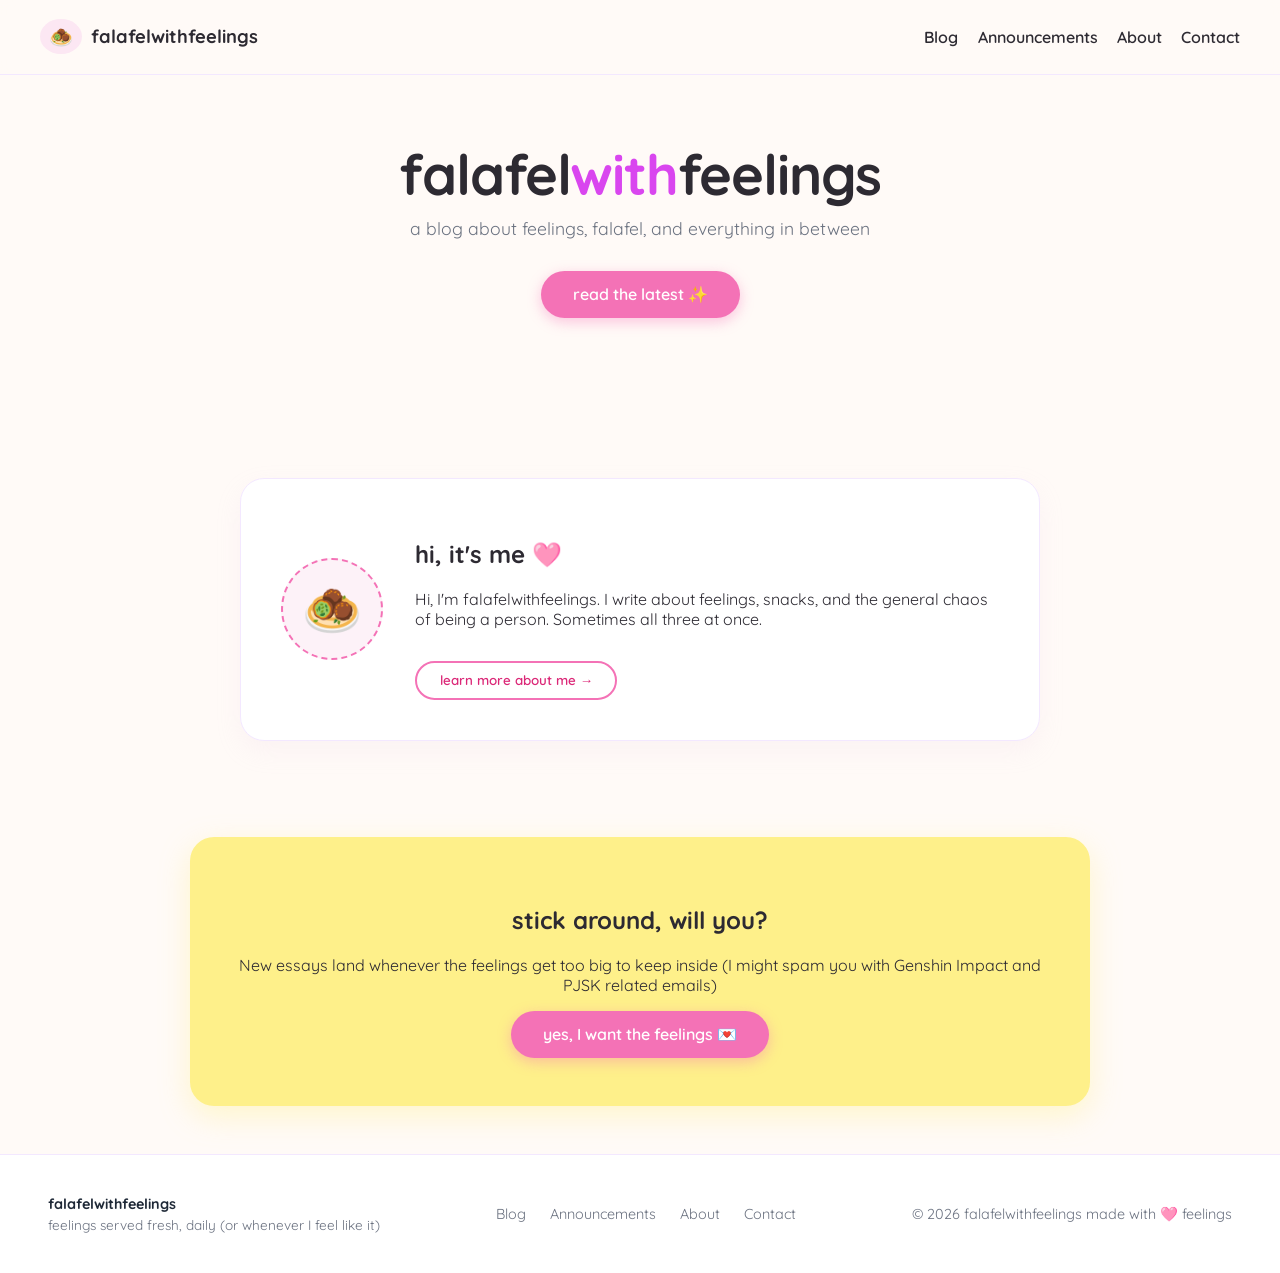
<file: EMU/index.html>
<!DOCTYPE html>
<html lang="en">
<head>
    <meta charset="UTF-8">
    <meta name="viewport" content="width=device-width, initial-scale=1.0">
    <title>falafelwithfeelings</title>
    <!-- Favicon: Standing Emu PNG -->
    <link rel="icon" type="image/png" href="favicon.png">
    <link href="https://fonts.googleapis.com/css2?family=Quicksand:wght@400;500;600;700&display=swap" rel="stylesheet">
    <style>
        * {
            box-sizing: border-box;
        }
        html, body {
            margin: 0;
            padding: 0;
            min-height: 100vh;
            font-family: 'Quicksand', sans-serif;
            background-color: #fffaf7;
            color: #2d2a32;
        }
        body {
            display: flex;
            flex-direction: column;
            position: relative;
        }

        /* Falling Background Animation */
        #falling-bg {
            position: fixed;
            top: 0;
            left: 0;
            width: 100vw;
            height: 100vh;
            pointer-events: none;
            z-index: 1;
            overflow: hidden;
        }
        .bg-shape {
            position: absolute;
            top: -50px;
            animation: fallDown linear infinite;
            user-select: none;
        }
        @keyframes fallDown {
            0% {
                transform: translateY(0px) rotate(0deg);
                opacity: 0;
            }
            20% {
                opacity: 0.7;
            }
            80% {
                opacity: 0.7;
            }
            100% {
                transform: translateY(110vh) rotate(360deg);
                opacity: 0;
            }
        }

        /* Bouncing Emu Characters (NO EMU.png / Emu 67) */
        .bouncing-emu {
            position: fixed;
            object-fit: contain;
            background: transparent;
            border: none;
            box-shadow: none;
            pointer-events: none;
            z-index: 2;
            user-select: none;
        }
        @keyframes emuBounce {
            0% { transform: translateY(0px) rotate(-12deg) scale(0.92); }
            100% { transform: translateY(-45px) rotate(12deg) scale(1.08); }
        }
        @keyframes emuFloatSide {
            0% { margin-left: 0px; }
            100% { margin-left: 60px; }
        }

        /* Layering */
        header, .view, .site-footer, .modal-overlay {
            position: relative;
            z-index: 10;
        }

        /* Views Router */
        .view {
            display: none;
            flex: 1 0 auto;
            animation: fadeIn 0.3s ease-in-out forwards;
        }
        .view.active-view {
            display: block;
        }

        @keyframes fadeIn {
            from { opacity: 0; transform: translateY(10px); }
            to { opacity: 1; transform: translateY(0); }
        }
        @keyframes float {
            0%, 100% { transform: translateY(0px); }
            50% { transform: translateY(-6px); }
        }

        /* Header Navigation */
        .site-header {
            display: flex;
            justify-content: space-between;
            align-items: center;
            padding: 1.2rem 2.5rem;
            background-color: rgba(255, 250, 247, 0.9);
            backdrop-filter: blur(8px);
            position: sticky;
            top: 0;
            z-index: 100;
            border-bottom: 1px solid #f3e8ff;
        }
        .logo {
            display: flex;
            align-items: center;
            gap: 0.6rem;
            font-weight: 700;
            font-size: 1.15rem;
            cursor: pointer;
        }
        .avatar {
            background: #fce7f3;
            padding: 0.35rem 0.55rem;
            border-radius: 50%;
            font-size: 1.2rem;
            animation: float 3s ease-in-out infinite;
        }
        .nav-links {
            display: flex;
            gap: 1.2rem;
            align-items: center;
        }
        .nav-links a {
            text-decoration: none;
            color: #2d2a32;
            font-weight: 600;
            cursor: pointer;
            transition: color 0.2s;
        }
        .nav-links a:hover, .nav-links a.active {
            color: #db2777;
        }
        .admin-badge {
            background: #fdf2f8;
            border: 1px solid #f472b6;
            color: #db2777;
            padding: 0.3rem 0.8rem;
            border-radius: 20px;
            font-size: 0.8rem;
            font-weight: 700;
            display: none;
            cursor: pointer;
            font-family: 'Quicksand', sans-serif;
        }

        /* Hero */
        .hero {
            text-align: center;
            padding: 4rem 1rem 3rem 1rem;
        }
        .main-title {
            font-size: 3.5rem;
            font-weight: 700;
            margin: 0;
            letter-spacing: -1px;
        }
        .highlight { color: #d946ef; }
        .subtitle {
            color: #6b7280;
            font-size: 1.1rem;
            margin-top: 0.5rem;
            margin-bottom: 2rem;
        }
        .cta-btn, .pink-pill-btn {
            background-color: #f472b6;
            color: white;
            border: none;
            padding: 0.85rem 2rem;
            font-size: 1rem;
            font-weight: 600;
            border-radius: 30px;
            cursor: pointer;
            box-shadow: 0 4px 14px rgba(244, 114, 182, 0.4);
            transition: transform 0.2s;
            font-family: 'Quicksand', sans-serif;
        }
        .cta-btn:hover, .pink-pill-btn:hover {
            transform: scale(1.05);
        }

        /* Blog Cards Grid */
        .blog-grid {
            display: flex;
            justify-content: center;
            gap: 2rem;
            padding: 2rem;
            max-width: 1200px;
            margin: 0 auto;
            flex-wrap: wrap;
        }
        .card {
            background: white;
            border: 1px solid #f3e8ff;
            border-radius: 20px;
            padding: 2rem;
            width: 350px;
            box-shadow: 0 10px 25px rgba(230, 200, 230, 0.15);
            display: flex;
            flex-direction: column;
            justify-content: space-between;
            transition: transform 0.2s, box-shadow 0.2s;
            overflow: hidden;
        }
        .card:hover {
            transform: translateY(-4px);
            box-shadow: 0 15px 30px rgba(244, 114, 182, 0.2);
        }
        .card-cover-img {
            width: 100%;
            max-height: 200px;
            object-fit: contain;
            background: #fffaf7;
            border-radius: 12px;
            margin-bottom: 1rem;
        }
        .card-tag-row {
            display: flex;
            justify-content: space-between;
            align-items: center;
            margin-bottom: 0.8rem;
        }
        .card-tag {
            font-size: 0.75rem;
            font-weight: 700;
            padding: 0.25rem 0.65rem;
            border-radius: 6px;
        }
        .card-tag.feelings { background: #fdf2f8; color: #db2777; }
        .card-tag.essays { background: #fef3c7; color: #d97706; }
        .card-tag.life { background: #ecfdf5; color: #059669; }
        
        .card-hashtags {
            display: flex;
            flex-wrap: wrap;
            gap: 0.3rem;
            margin: 0.5rem 0 1rem 0;
        }
        .mini-hashtag {
            font-size: 0.75rem;
            background: #fdf2f8;
            color: #db2777;
            padding: 0.15rem 0.5rem;
            border-radius: 12px;
            font-weight: 600;
        }
        .read-time { font-size: 0.8rem; color: #9ca3af; }
        .card h3 { font-size: 1.25rem; margin: 0 0 0.5rem 0; color: #1f2937; }
        .card-snippet { color: #4b5563; font-size: 0.95rem; line-height: 1.5; }
        .card-footer-row {
            display: flex;
            justify-content: space-between;
            align-items: center;
            margin-top: 1.5rem;
        }
        .read-more {
            text-decoration: none;
            color: #db2777;
            font-weight: 600;
            cursor: pointer;
        }
        .admin-actions { display: flex; gap: 0.4rem; }
        .edit-post-btn, .delete-post-btn {
            border: none;
            padding: 0.3rem 0.6rem;
            border-radius: 10px;
            font-size: 0.8rem;
            font-weight: 700;
            cursor: pointer;
            font-family: 'Quicksand', sans-serif;
        }
        .edit-post-btn { background: #fef3c7; color: #d97706; }
        .delete-post-btn { background: #fee2e2; color: #dc2626; }

        /* --- "Throw into Existence" Scroll Gallery --- */
        .photo-gallery-container {
            display: flex;
            flex-wrap: wrap;
            gap: 1.5rem;
            justify-content: center;
            align-items: center;
            margin: 2rem 0;
        }
        .throw-photo {
            opacity: 0;
            transform: translateY(80px) scale(0.7) rotate(-8deg);
            transition: all 0.8s cubic-bezier(0.175, 0.885, 0.32, 1.275);
            border: 6px solid white;
            box-shadow: 0 15px 30px rgba(0,0,0,0.1);
            border-radius: 16px;
            max-width: 100%;
            height: auto;
            max-height: 500px;
            object-fit: contain;
            display: block;
        }
        .throw-photo.thrown-in {
            opacity: 1;
            transform: translateY(0) scale(1) rotate(0deg);
        }
        .throw-photo:nth-child(2) { transition-delay: 0.15s; }
        .throw-photo:nth-child(3) { transition-delay: 0.3s; }

        /* Reader View */
        .post-reader-container {
            max-width: 750px;
            margin: 3rem auto;
            background: white;
            border: 1px solid #f3e8ff;
            border-radius: 24px;
            padding: 2.5rem;
            box-shadow: 0 10px 25px rgba(230, 200, 230, 0.15);
        }
        .back-to-blog {
            background: transparent;
            border: none;
            color: #db2777;
            font-weight: 700;
            cursor: pointer;
            font-family: 'Quicksand', sans-serif;
            margin-bottom: 1.5rem;
            font-size: 0.95rem;
        }
        .post-reader-title { font-size: 2.2rem; color: #1f2937; margin: 0 0 0.5rem 0; }
        .post-reader-meta { color: #9ca3af; font-size: 0.9rem; margin-bottom: 2rem; }
        .post-reader-content { color: #4b5563; line-height: 1.8; font-size: 1.05rem; white-space: pre-wrap; }

        /* --- ANNOUNCEMENTS PAGE (EMU OTORI WALL WITH BOWS) --- */
        .announcements-container {
            max-width: 850px;
            margin: 0 auto;
            padding: 2rem 1.5rem 4rem 1.5rem;
        }
        .announcements-hero {
            background: rgba(255, 255, 255, 0.95);
            backdrop-filter: blur(10px);
            border: 2px dashed #f472b6;
            border-radius: 24px;
            max-width: 750px;
            margin: 2.5rem auto 1rem auto;
            padding: 2.5rem 1.5rem;
            box-shadow: 0 10px 30px rgba(244, 114, 182, 0.18);
            position: relative;
            text-align: center;
        }
        /* Tiny Pink Bows in the Top Corners */
        .announcements-hero::before,
        .announcements-hero::after {
            content: '🎀';
            position: absolute;
            font-size: 1.4rem;
            top: -14px;
        }
        .announcements-hero::before {
            left: 22px;
        }
        .announcements-hero::after {
            right: 22px;
        }

        .announcement-card {
            background: white;
            border: 2px dashed #f472b6;
            border-radius: 24px;
            padding: 2rem;
            margin-bottom: 2rem;
            box-shadow: 0 10px 25px rgba(244, 114, 182, 0.12);
            position: relative;
            transition: transform 0.2s;
        }
        .announcement-card:hover {
            transform: translateY(-3px);
        }
        .announcement-card.pinned {
            border: 3px solid #f59e0b;
            background: #fffbeb;
            box-shadow: 0 12px 30px rgba(245, 158, 11, 0.2);
        }
        .pin-badge {
            position: absolute;
            top: -15px;
            right: 25px;
            background: #f59e0b;
            color: white;
            font-size: 0.8rem;
            font-weight: 700;
            padding: 0.3rem 0.8rem;
            border-radius: 20px;
            box-shadow: 0 4px 10px rgba(245, 158, 11, 0.3);
        }
        .announcement-date {
            font-size: 0.85rem;
            color: #9ca3af;
            font-weight: 600;
            margin-bottom: 0.5rem;
        }
        .announcement-title {
            font-size: 1.6rem;
            color: #db2777;
            margin: 0 0 1rem 0;
            font-weight: 700;
        }
        .announcement-body {
            font-size: 1.05rem;
            color: #374151;
            line-height: 1.7;
            white-space: pre-wrap;
        }

        /* Bio & Newsletter */
        .bio-section { padding: 3rem 2rem; display: flex; justify-content: center; }
        .bio-card-preview {
            background: #fff;
            border: 1px solid #f3e8ff;
            border-radius: 24px;
            padding: 2.5rem;
            max-width: 800px;
            width: 100%;
            display: flex;
            align-items: center;
            gap: 2rem;
            box-shadow: 0 10px 25px rgba(230, 200, 230, 0.15);
        }
        .bio-avatar {
            font-size: 3rem;
            background: #fdf2f8;
            padding: 1.2rem;
            border-radius: 50%;
            border: 2px dashed #f472b6;
        }
        .secondary-btn {
            background: transparent;
            border: 2px solid #f472b6;
            color: #db2777;
            padding: 0.6rem 1.4rem;
            border-radius: 20px;
            font-weight: 600;
            cursor: pointer;
            margin-top: 1rem;
            font-family: 'Quicksand', sans-serif;
        }

        .newsletter-box {
            background-color: #fef08a;
            margin: 3rem auto;
            max-width: 900px;
            border-radius: 24px;
            padding: 3rem 2rem;
            text-align: center;
            box-shadow: 0 10px 30px rgba(254, 240, 138, 0.4);
        }

        /* About & Contact */
        .about-container { max-width: 800px; margin: 0 auto; padding: 2rem 1.5rem 4rem 1.5rem; }
        .about-section-title { font-size: 2rem; color: #d946ef; text-align: center; margin-top: 3rem; }
        .about-text { color: #4b5563; line-height: 1.8; font-size: 1.05rem; }
        .about-grid { display: grid; grid-template-columns: 1fr 1fr; gap: 1rem; margin: 2rem 0; }
        .about-mini-card { background: #fff; border: 1px solid #f3e8ff; padding: 1.2rem; border-radius: 16px; color: #4b5563; }
        .tags-container { display: flex; flex-wrap: wrap; gap: 0.6rem; justify-content: center; margin: 2rem 0; }
        .tag-pill { background: #fdf2f8; color: #db2777; padding: 0.45rem 1.1rem; border-radius: 20px; font-weight: 600; font-size: 0.9rem; }

        .contact-container { max-width: 700px; margin: 0 auto; padding: 3rem 1.5rem; text-align: center; }
        .contact-box { background: #fff; border: 1px solid #f3e8ff; border-radius: 24px; padding: 2.5rem; margin: 2rem 0; text-align: left; }
        .warning-badge { background: #fef3c7; color: #d97706; font-size: 0.75rem; font-weight: 700; padding: 0.2rem 0.6rem; border-radius: 6px; }
        .email-pill-btn { display: inline-block; background-color: #f472b6; color: white; padding: 0.8rem 2rem; font-weight: 700; border-radius: 30px; text-decoration: none; margin: 1rem 0; }

        /* Footer */
        .site-footer {
            border-top: 1px solid #f3e8ff;
            padding: 2.5rem 3rem;
            display: flex;
            justify-content: space-between;
            align-items: center;
            background: #fff;
            color: #6b7280;
            font-size: 0.9rem;
            flex-wrap: wrap;
            gap: 1.5rem;
            margin-top: auto;
            flex-shrink: 0;
        }
        .footer-brand { font-weight: 700; color: #1f2937; cursor: pointer; }
        .footer-nav { display: flex; gap: 1.5rem; }
        .footer-nav a { text-decoration: none; color: #6b7280; cursor: pointer; }

        /* Modal */
        .modal-overlay {
            display: none;
            position: fixed;
            top: 0; left: 0; width: 100%; height: 100%;
            background: rgba(0,0,0,0.4);
            backdrop-filter: blur(4px);
            justify-content: center;
            align-items: center;
            z-index: 1000;
        }
        .modal {
            background: white;
            padding: 2.5rem;
            border-radius: 20px;
            width: 90%;
            max-width: 520px;
            box-shadow: 0 20px 40px rgba(0,0,0,0.15);
            max-height: 90vh;
            overflow-y: auto;
        }
        .modal h2 { margin-top: 0; color: #db2777; }
        .modal label { font-weight: 600; font-size: 0.9rem; color: #4b5563; }
        .modal input, .modal textarea, .modal select {
            width: 100%;
            padding: 0.8rem;
            margin: 0.4rem 0 1rem 0;
            border: 1px solid #e5e7eb;
            border-radius: 10px;
            font-family: 'Quicksand', sans-serif;
            background: #fffaf7;
        }
        .modal textarea { height: 100px; resize: vertical; }
        .modal-buttons { display: flex; justify-content: flex-end; gap: 1rem; }
        .modal-btn { padding: 0.6rem 1.3rem; border-radius: 20px; border: none; font-weight: 600; cursor: pointer; font-family: 'Quicksand', sans-serif; }
        .modal-btn.cancel { background: #f3f4f6; color: #4b5563; }
        .modal-btn.save { background: #db2777; color: white; }

        /* Photo Upload Item row in Admin */
        .photo-slot-item {
            background: #fff0f6;
            border: 1px dashed #f472b6;
            padding: 0.8rem;
            border-radius: 12px;
            margin-bottom: 0.8rem;
            display: flex;
            align-items: center;
            justify-content: space-between;
            gap: 0.5rem;
        }
        .photo-slot-preview {
            width: 50px;
            height: 50px;
            border-radius: 8px;
            object-fit: contain;
            background: white;
        }
        .remove-single-photo-btn {
            background: #fee2e2;
            color: #dc2626;
            border: none;
            padding: 0.3rem 0.7rem;
            border-radius: 8px;
            font-size: 0.8rem;
            font-weight: 700;
            cursor: pointer;
            font-family: 'Quicksand', sans-serif;
        }

        @media(max-width: 768px) {
            .about-grid { grid-template-columns: 1fr; }
            .site-header { padding: 1rem 1.5rem; }
            .main-title { font-size: 2.5rem; }
        }
    </style>
</head>
<body>

    <!-- Falling Stars Layer -->
    <div id="falling-bg"></div>

    <!-- Bouncing Emu Characters Layer -->
    <div id="emu-layer"></div>

    <!-- Header Navigation -->
    <header class="site-header">
        <div class="logo" onclick="switchView('home')">
            <span class="avatar">🧆</span>
            <span class="logo-text">falafelwithfeelings</span>
        </div>
        <nav class="nav-links">
            <button id="admin-indicator" class="admin-badge" onclick="openNewPostModal()">+ New Entry ✨</button>
            <a id="nav-blog" onclick="switchView('blog')">Blog</a>
            <a id="nav-announcements" onclick="switchView('announcements')">Announcements</a>
            <a id="nav-about" onclick="switchView('about')">About</a>
            <a id="nav-contact" onclick="switchView('contact')">Contact</a>
        </nav>
    </header>

    <!-- VIEW: HOME -->
    <main id="view-home" class="view active-view">
        <section class="hero">
            <h1 class="main-title">falafel<span class="highlight">with</span>feelings</h1>
            <p class="subtitle">a blog about feelings, falafel, and everything in between</p>
            <button class="cta-btn" onclick="switchView('blog')">read the latest ✨</button>
        </section>

        <section class="blog-grid" id="home-posts-grid">
            <!-- Dynamically populated top posts -->
        </section>

        <section class="bio-section">
            <div class="bio-card-preview">
                <div class="bio-avatar">🧆</div>
                <div class="bio-text">
                    <h2>hi, it's me 🩷</h2>
                    <p>Hi, I'm falafelwithfeelings. I write about feelings, snacks, and the general chaos of being a person. Sometimes all three at once.</p>
                    <button class="secondary-btn" onclick="switchView('about')">learn more about me →</button>
                </div>
            </div>
        </section>

        <section class="newsletter-box">
            <h2>stick around, will you?</h2>
            <p>New essays land whenever the feelings get too big to keep inside (I might spam you with Genshin Impact and PJSK related emails)</p>
            <button class="pink-pill-btn" onclick="switchView('contact')">yes, I want the feelings 💌</button>
        </section>
    </main>

    <!-- VIEW: BLOG -->
    <main id="view-blog" class="view">
        <div class="hero" style="padding-bottom: 1rem;">
            <h1 style="font-size: 3rem; color: #d946ef; margin: 0;">the blog</h1>
            <p class="subtitle">the things i write abt when im too lazy to study something. grab a snack.</p>
        </div>
        <div id="dynamic-blog-container">
            <!-- Dynamically populated blog list -->
        </div>
    </main>

    <!-- VIEW: ANNOUNCEMENTS (EMU OTORI WALL) -->
    <main id="view-announcements" class="view">
        <div class="announcements-hero">
            <h1 style="font-size: 3.2rem; color: #ec4899; margin: 0;">WONDERHOI!! ⭐</h1>
            <p class="subtitle" style="font-weight: 600; margin-bottom: 0;">the official Emu Otori wall for all my notes ˚ʚ♡ɞ˚</p>
        </div>
        <div class="announcements-container" id="announcements-wall-container">
            <!-- Dynamically populated announcements -->
        </div>
    </main>

    <!-- VIEW: POST READER -->
    <main id="view-post-reader" class="view">
        <div class="post-reader-container">
            <button class="back-to-blog" onclick="switchView('blog')">← back to all posts</button>
            <div id="reader-tag-row"></div>
            <div id="reader-hashtags" class="card-hashtags"></div>
            <h1 id="reader-title" class="post-reader-title"></h1>
            <div class="post-reader-meta">
                <span id="reader-time"></span>
            </div>
            
            <div id="reader-content-wrapper" class="post-reader-content"></div>
        </div>
    </main>

    <!-- VIEW: ABOUT -->
    <main id="view-about" class="view">
        <div class="hero" style="padding-bottom: 0;">
            <div style="font-size: 3rem; margin-bottom: -1rem;">🧆</div>
            <h1 style="font-size: 3rem;">hi, im just<br>a person on the internet</h1>
            <p class="subtitle" style="max-width: 600px; margin: 1rem auto;">an IGCSE student, chronically burnt out, and absolutely unhinged about gacha games. welcome to my corner of the internet.</p>
        </div>

        <div class="about-container">
            <h2 class="about-section-title">the story behind the name</h2>
            <p class="about-text">Falafel is my comfort food. It's crispy on the outside, soft on the inside, and somehow holds everything together even when it looks like it might fall apart. Honestly? Same.</p>
            <p class="about-text">I'm an IGCSE student currently in the middle of what I can only describe as a slow-motion burnout. School is a lot. Nobody around me really gets the things I care about — the games, the lore, the 3am character analysis spirals. So I did what any reasonable person would do: I started talking to strangers on the internet instead.</p>
            <p class="about-text">This blog is my outlet. A place to put the feelings that don't fit anywhere else — too weird for school, too much for a group chat, just right for here.</p>

            <h2 class="about-section-title">a little about me</h2>
            <div class="about-grid">
                <div class="about-mini-card">📖 IGCSE student, perpetually one assignment away from a breakdown</div>
                <div class="about-mini-card">🎮 Honkai Star Rail, Genshin Impact, and Project Sekai are my personality</div>
                <div class="about-mini-card">🌙 Most productive between midnight and 3am (not by choice)</div>
                <div class="about-mini-card">🇪🇬 Egyptian — yes, we invented civilisation, and no, I will not be taking questions at this time</div>
                <div class="about-mini-card">🧆 Yes, I do actually love falafel. It's basically a birthright.</div>
                <div class="about-mini-card">💬 No one at school gets it, so I'm here talking to strangers instead — hi!</div>
            </div>

            <div class="tags-container">
                <span class="tag-pill">#feelings</span>
                <span class="tag-pill">#burnout</span>
                <span class="tag-pill">#gacha games</span>
                <span class="tag-pill">#honkai star rail</span>
                <span class="tag-pill">#genshin impact</span>
                <span class="tag-pill">#project_sekai</span>
                <span class="tag-pill">#being perceived</span>
            </div>

            <div style="text-align: center; margin-top: 3rem;">
                <button class="cta-btn" onclick="switchView('blog')">read the blog ✨</button>
            </div>
        </div>
    </main>

    <!-- VIEW: CONTACT -->
    <main id="view-contact" class="view">
        <div class="contact-container">
            <h1 style="font-size: 3.2rem; color: #d946ef; margin-bottom: 0.5rem;">say something</h1>
            <p style="color: #6b7280; font-size: 1.1rem;">I'm a person on the internet. you're a person on the internet. let's be weird together.</p>

            <div class="contact-box">
                <div class="warning-badge">⚠️ IMPORTANT ANNOUNCEMENT</div>
                <h3>okay FINE, here's my email</h3>
                <p>if you have blog ideas, unsolicited opinions, Varka leaks, or — and I cannot stress this enough — funny Hatsune Miku memes, please send them here. I will read every single one and react accordingly (probably with my whole chest).</p>
                
                <div style="text-align: center; margin: 1.5rem 0;">
                    <a href="mailto:falafelwithfeelings@gmail.com" class="email-pill-btn">falafelwithfeelings@gmail.com</a>
                </div>

                <p style="color: #9ca3af; font-size: 0.9rem; font-style: italic; text-align: center;">do NOT send me your IGCSE past papers. I am begging you.</p>
            </div>

            <div style="font-weight: 700; font-size: 1.3rem; margin-top: 3rem;">that's it. that's the page.</div>
            <div style="color: #6b7280; font-size: 0.95rem; margin-top: 0.5rem;">no fancy form, no newsletter signup. I have archon quests to get to. you're welcome.</div>
        </div>
    </main>

    <!-- Admin Modal -->
    <div id="admin-modal" class="modal-overlay">
        <div class="modal">
            <h2 id="modal-heading">✨ Secret Blogger Mode</h2>
            <p style="color: #6b7280; font-size: 0.9rem;" id="modal-sub">Drop or update a post/announcement in your feed.</p>
            
            <input type="hidden" id="edit-index" value="">

            <label>Entry Type</label>
            <select id="new-entry-type" onchange="toggleModalTypeFields()">
                <option value="blog">Blog Post</option>
                <option value="announcement">Emu Announcement Wall ⭐</option>
            </select>

            <label>Title</label>
            <input type="text" id="new-title" placeholder="e.g., Pulling for Aventurine Ruined My GPA / WONDERHOI NEWS!">
            
            <div id="blog-only-fields">
                <label>Category Tag</label>
                <select id="new-tag">
                    <option value="feelings">FEELINGS</option>
                    <option value="essays">ESSAYS</option>
                    <option value="life">LIFE</option>
                </select>

                <label>Card Preview Cover Thumbnail</label>
                <select id="new-show-cover">
                    <option value="true">Show Photo on Card Preview (Main Feed)</option>
                    <option value="false">Hide Photo on Card Preview (Main Feed)</option>
                </select>

                <label>Hashtags (comma separated)</label>
                <input type="text" id="new-hashtags" placeholder="#feelings, #burnout, #genshin impact">

                <label>Read Time</label>
                <input type="text" id="new-time" placeholder="e.g., 5 min read" value="4 min read">

                <label>Snippet (Card Preview Text)</label>
                <input type="text" id="new-snippet" placeholder="Short preview text for the card...">
            </div>

            <!-- Shared Photo Upload for Blog & Announcements -->
            <label>Upload Photos from Gallery (Up to 3 Photos)</label>
            <input type="file" id="new-image-files" accept="image/*" multiple>

            <div id="modal-photo-list"></div>

            <label>Photo Position Inside Entry</label>
            <select id="new-image-pos">
                <option value="bottom">Bottom (End of Showcase ✨)</option>
                <option value="top">Top (Header Photo)</option>
                <option value="middle">Middle (After Paragraph 1)</option>
            </select>

            <div id="announcement-only-fields" style="display: none; margin-top: 1rem;">
                <label>Pin Announcement to Top?</label>
                <select id="new-pinned">
                    <option value="false">Normal Announcement</option>
                    <option value="true">📌 PIN TO TOP ⭐</option>
                </select>
            </div>

            <label style="margin-top: 1rem; display: block;">Full Content / Announcement Text</label>
            <textarea id="new-content" placeholder="Write your full essay or announcement here..."></textarea>

            <div class="modal-buttons">
                <button class="modal-btn cancel" onclick="closeAdminModal()">Cancel</button>
                <button class="modal-btn save" id="save-post-btn" onclick="savePostData()">Save Entry 🚀</button>
            </div>
        </div>
    </div>

    <!-- Footer -->
    <footer class="site-footer">
        <div>
            <span class="footer-brand" onclick="switchView('home')">falafelwithfeelings</span>
            <div style="font-size: 0.85rem; margin-top: 0.2rem;">feelings served fresh, daily (or whenever I feel like it)</div>
        </div>
        <div class="footer-nav">
            <a onclick="switchView('blog')">Blog</a>
            <a onclick="switchView('announcements')">Announcements</a>
            <a onclick="switchView('about')">About</a>
            <a onclick="switchView('contact')">Contact</a>
        </div>
        <div class="footer-bottom">
            <span id="secret-trigger" style="cursor: pointer;" title="Secret Admin Trigger">© 2026 falafelwithfeelings</span>
            <span>made with 🩷 feelings</span>
        </div>
    </footer>

    <script>
        // JSONBin Cloud Credentials
        const BIN_ID = '6aca4a7dac6210605a2587db';
        const MASTER_KEY = '$2a$10$tUtC145wtJkw4J/RW4mge.LTtMiAepsZbfyM2uih3s0C6.twKKz.a';

        let currentPostPhotos = [];

        // Generate 15 Multi-Speed, Multi-Shape Bouncing Emus (Only active on Announcements Page)
        function initBouncingEmus() {
            const emuContainer = document.getElementById('emu-layer');
            if (!emuContainer) return;
            emuContainer.innerHTML = '';

            for (let i = 0; i < 15; i++) {
                const img = document.createElement('img');
                img.className = 'bouncing-emu';
                img.src = "NO EMU.png"; 
                img.onerror = () => {
                    img.style.display = 'none';
                };

                // Different shapes and sizes (50px to 95px)
                const size = Math.floor(Math.random() * 45) + 50;
                img.style.width = size + 'px';
                img.style.height = size + 'px';

                // Random border radius shapes for variety
                const shapes = ['50%', '20px', '35% 65% 50% 50% / 50% 50% 50% 50%', '30px 10px 30px 10px'];
                img.style.borderRadius = shapes[Math.floor(Math.random() * shapes.length)];

                // Different speeds (random bounce & float durations)
                const bounceSpeed = (Math.random() * 3 + 2).toFixed(2); // 2s to 5s
                const floatSpeed = (Math.random() * 6 + 4).toFixed(2);  // 4s to 10s
                img.style.animation = `emuBounce ${bounceSpeed}s ease-in-out infinite alternate, emuFloatSide ${floatSpeed}s ease-in-out infinite alternate`;

                img.style.left = (Math.random() * 88 + 2) + 'vw';
                img.style.top = (Math.random() * 80 + 10) + 'vh';
                img.style.animationDelay = (Math.random() * 3) + 's';

                emuContainer.appendChild(img);
            }
        }

        // Aspect-Ratio Preserving Compression Helper
        function compressImage(file, maxDimension = 1000, quality = 0.8) {
            return new Promise((resolve) => {
                const reader = new FileReader();
                reader.readAsDataURL(file);
                reader.onload = (event) => {
                    const img = new Image();
                    img.src = event.target.result;
                    img.onload = () => {
                        const canvas = document.createElement('canvas');
                        let width = img.width;
                        let height = img.height;

                        if (width > maxDimension || height > maxDimension) {
                            if (width > height) {
                                height = Math.round((height * maxDimension) / width);
                                width = maxDimension;
                            } else {
                                width = Math.round((width * maxDimension) / height);
                                height = maxDimension;
                            }
                        }

                        canvas.width = width;
                        canvas.height = height;

                        const ctx = canvas.getContext('2d');
                        ctx.drawImage(img, 0, 0, width, height);
                        resolve(canvas.toDataURL('image/jpeg', quality));
                    };
                };
            });
        }

        // Scroll "Throw into Existence" Observer
        const throwObserver = new IntersectionObserver((entries) => {
            entries.forEach(entry => {
                if (entry.isIntersecting) {
                    entry.target.classList.add('thrown-in');
                }
            });
        }, { threshold: 0.15 });

        function observePhotos() {
            document.querySelectorAll('.throw-photo').forEach(img => {
                throwObserver.observe(img);
            });
        }

        // Falling Shapes Setup
        function initFallingBackground() {
            const bgContainer = document.getElementById('falling-bg');
            if(!bgContainer) return;
            bgContainer.innerHTML = '';
            
            const shapes = ['★', '✦', '✧', '●', '•'];
            const pastelColors = ['#f472b6', '#c084fc', '#fef08a', '#6ee7b7', '#93c5fd', '#fbcfe8'];

            for (let i = 0; i < 30; i++) {
                const span = document.createElement('span');
                span.className = 'bg-shape';
                span.innerText = shapes[Math.floor(Math.random() * shapes.length)];
                
                const size = Math.floor(Math.random() * 22) + 16; 
                span.style.fontSize = size + 'px';
                span.style.color = pastelColors[Math.floor(Math.random() * pastelColors.length)];
                span.style.left = Math.random() * 95 + 'vw';
                
                const duration = Math.random() * 8 + 6;
                const delay = Math.random() * 8;
                span.style.animation = `fallDown ${duration}s linear infinite`;
                span.style.animationDelay = `${delay}s`;
                
                bgContainer.appendChild(span);
            }
        }

        function switchView(viewName) {
            document.querySelectorAll('.view').forEach(v => v.classList.remove('active-view'));
            document.querySelectorAll('.nav-links a').forEach(a => a.classList.remove('active'));
            
            const targetView = document.getElementById('view-' + viewName);
            if(targetView) {
                targetView.classList.add('active-view');
            }
            const navEl = document.getElementById('nav-' + viewName);
            if(navEl) {
                navEl.classList.add('active');
            }
            
            window.scrollTo({ top: 0, behavior: 'smooth' });

            // Trigger emus ONLY on announcements page, clear them elsewhere
            const emuContainer = document.getElementById('emu-layer');
            if (viewName === 'announcements') {
                initBouncingEmus();
            } else if (emuContainer) {
                emuContainer.innerHTML = '';
            }

            renderAllPosts();
        }

        async function getPosts() {
            try {
                const res = await fetch(`https://api.jsonbin.io/v3/b/${BIN_ID}/latest`, {
                    headers: {
                        'X-Master-Key': MASTER_KEY
                    }
                });
                const data = await res.json();
                return data.record || [];
            } catch (err) {
                console.error("Error loading posts from cloud:", err);
                return [];
            }
        }

        async function renderAllPosts() {
            const items = await getPosts();
            
            const blogPosts = items.filter(p => p.type !== 'announcement');
            const announcements = items.filter(p => p.type === 'announcement');

            const homeGrid = document.getElementById('home-posts-grid');
            if (homeGrid) {
                let homeHtml = '';
                blogPosts.slice(0, 3).forEach((p) => {
                    const originalIndex = items.indexOf(p);
                    homeHtml += createCardHtml(p, originalIndex);
                });
                homeGrid.innerHTML = homeHtml;
            }

            const blogContainer = document.getElementById('dynamic-blog-container');
            if (blogContainer) {
                if (blogPosts.length === 0) {
                    blogContainer.innerHTML = `
                        <div style="text-align:center; padding:4rem 1rem;">
                            <div style="font-size:3rem; margin-bottom:0.5rem;">🧆</div>
                            <p style="color:#6b7280; font-weight:600;">no posts yet — check back soon!</p>
                        </div>
                    `;
                } else {
                    let blogHtml = '<div class="blog-grid">';
                    blogPosts.forEach((p) => {
                        const originalIndex = items.indexOf(p);
                        blogHtml += createCardHtml(p, originalIndex);
                    });
                    blogHtml += '</div>';
                    blogContainer.innerHTML = blogHtml;
                }
            }

            const annContainer = document.getElementById('announcements-wall-container');
            if (annContainer) {
                if (announcements.length === 0) {
                    annContainer.innerHTML = `
                        <div style="text-align:center; padding:4rem 1rem; background:white; border-radius:24px; border:2px dashed #f472b6;">
                            <div style="font-size:3.5rem; margin-bottom:0.5rem;">⭐</div>
                            <h3 style="color:#ec4899; margin:0;">WONDERHOI! No announcements yet!</h3>
                            <p style="color:#6b7280; font-weight:600; margin-top:0.5rem;">no new announcements from me yet! better go conduct a welfare check soon!!!</p>
                        </div>
                    `;
                } else {
                    const sortedAnn = [...announcements].sort((a, b) => (b.pinned === true ? 1 : 0) - (a.pinned === true ? 1 : 0));
                    let annHtml = '';
                    sortedAnn.forEach((ann) => {
                        const originalIndex = items.indexOf(ann);
                        annHtml += createAnnouncementCardHtml(ann, originalIndex);
                    });
                    annContainer.innerHTML = annHtml;
                    setTimeout(observePhotos, 100);
                }
            }

            checkAdminStateUI();
        }

        function createCardHtml(p, originalIndex) {
            const isAdmin = sessionStorage.getItem('falafel_admin') === 'true';
            
            let tagsHtml = '';
            if (p.hashtags && Array.isArray(p.hashtags) && p.hashtags.length > 0) {
                tagsHtml = '<div class="card-hashtags">';
                p.hashtags.forEach(tag => {
                    const cleanTag = tag.trim().startsWith('#') ? tag.trim() : '#' + tag.trim();
                    tagsHtml += `<span class="mini-hashtag">${cleanTag}</span>`;
                });
                tagsHtml += '</div>';
            }

            const photosArr = p.images || (p.imageUrl ? [p.imageUrl] : []);
            const showCover = p.showCover !== false;
            const coverImgUrl = (showCover && photosArr.length > 0) ? photosArr[0] : null;
            const coverImgHtml = coverImgUrl ? `<img src="${coverImgUrl}" class="card-cover-img" alt="Cover">` : '';

            return `
                <div class="card">
                    <div>
                        ${coverImgHtml}
                        <div class="card-tag-row">
                            <span class="card-tag ${p.tag || 'feelings'}">${p.tagText || (p.tag ? p.tag.toUpperCase() : 'FEELINGS')}</span>
                            <span class="read-time">${p.time || '4 min read'}</span>
                        </div>
                        <h3>${p.title}</h3>
                        ${tagsHtml}
                        <p class="card-snippet">${p.snippet}</p>
                    </div>
                    <div class="card-footer-row">
                        <a onclick="openPostReader(${originalIndex})" class="read-more">read more →</a>
                        <div class="admin-actions" style="display: ${isAdmin ? 'flex' : 'none'};">
                            <button class="edit-post-btn" onclick="openEditModal(${originalIndex})">Edit ✏️</button>
                            <button class="delete-post-btn" onclick="deletePost(${originalIndex})">Delete 🗑️</button>
                        </div>
                    </div>
                </div>
            `;
        }

        function createAnnouncementCardHtml(ann, originalIndex) {
            const isAdmin = sessionStorage.getItem('falafel_admin') === 'true';
            const isPinned = ann.pinned === true || ann.pinned === 'true';

            const photosArr = ann.images || (ann.imageUrl ? [ann.imageUrl] : []);
            let galleryHtml = '';
            if (photosArr.length > 0) {
                galleryHtml = '<div class="photo-gallery-container">';
                photosArr.forEach(url => {
                    galleryHtml += `<img src="${url}" class="throw-photo" alt="Announcement Photo">`;
                });
                galleryHtml += '</div>';
            }

            const pos = ann.imagePos || 'bottom';
            const fullText = ann.content || '';
            let contentBodyHtml = '';

            if (photosArr.length === 0) {
                contentBodyHtml = `<div>${fullText}</div>`;
            } else if (pos === 'top') {
                contentBodyHtml = `${galleryHtml}<div>${fullText}</div>`;
            } else if (pos === 'bottom') {
                contentBodyHtml = `<div>${fullText}</div>${galleryHtml}`;
            } else if (pos === 'middle') {
                const paragraphs = fullText.split('\n\n');
                if (paragraphs.length > 1) {
                    const firstPart = paragraphs[0];
                    const restPart = paragraphs.slice(1).join('\n\n');
                    contentBodyHtml = `<div>${firstPart}</div>${galleryHtml}<div>${restPart}</div>`;
                } else {
                    contentBodyHtml = `<div>${fullText}</div>${galleryHtml}`;
                }
            }

            return `
                <div class="announcement-card ${isPinned ? 'pinned' : ''}">
                    ${isPinned ? '<div class="pin-badge">📌 PINNED ANNOUNCEMENT ⭐</div>' : ''}
                    <div class="announcement-date">⭐ ${ann.date || 'WONDERHOI UPDATE'}</div>
                    <h2 class="announcement-title">${ann.title}</h2>
                    <div class="announcement-body">${contentBodyHtml}</div>
                    
                    <div style="margin-top:1.5rem; display:${isAdmin ? 'flex' : 'none'}; justify-content:flex-end; gap:0.5rem;">
                        <button class="edit-post-btn" onclick="openEditModal(${originalIndex})">Edit ✏️</button>
                        <button class="delete-post-btn" onclick="deletePost(${originalIndex})">Delete 🗑️</button>
                    </div>
                </div>
            `;
        }

        async function openPostReader(index) {
            const posts = await getPosts();
            const post = posts[index];
            if(!post) return;

            document.getElementById('reader-title').innerText = post.title;
            document.getElementById('reader-time').innerText = post.time || '';
            
            const tagEl = document.getElementById('reader-tag-row');
            tagEl.innerHTML = `<span class="card-tag ${post.tag || 'feelings'}" style="display:inline-block;">${post.tagText || (post.tag ? post.tag.toUpperCase() : 'FEELINGS')}</span>`;

            const readerHashtags = document.getElementById('reader-hashtags');
            if (post.hashtags && Array.isArray(post.hashtags) && post.hashtags.length > 0) {
                let rTagsHtml = '';
                post.hashtags.forEach(tag => {
                    const cleanTag = tag.trim().startsWith('#') ? tag.trim() : '#' + tag.trim();
                    rTagsHtml += `<span class="mini-hashtag">${cleanTag}</span>`;
                });
                readerHashtags.innerHTML = rTagsHtml;
            } else {
                readerHashtags.innerHTML = '';
            }

            const photosArr = post.images || (post.imageUrl ? [post.imageUrl] : []);
            let galleryHtml = '';
            if (photosArr.length > 0) {
                galleryHtml = '<div class="photo-gallery-container">';
                photosArr.forEach(url => {
                    galleryHtml += `<img src="${url}" class="throw-photo" alt="Post Photo">`;
                });
                galleryHtml += '</div>';
            }

            const contentEl = document.getElementById('reader-content-wrapper');
            const pos = post.imagePos || 'bottom';
            const fullText = post.content || post.snippet;

            if (photosArr.length === 0) {
                contentEl.innerHTML = `<div>${fullText}</div>`;
            } else if (pos === 'top') {
                contentEl.innerHTML = `${galleryHtml}<div>${fullText}</div>`;
            } else if (pos === 'bottom') {
                contentEl.innerHTML = `<div>${fullText}</div>${galleryHtml}`;
            } else if (pos === 'middle') {
                const paragraphs = fullText.split('\n\n');
                if (paragraphs.length > 1) {
                    const firstPart = paragraphs[0];
                    const restPart = paragraphs.slice(1).join('\n\n');
                    contentEl.innerHTML = `<div>${firstPart}</div>${galleryHtml}<div>${restPart}</div>`;
                } else {
                    contentEl.innerHTML = `<div>${fullText}</div>${galleryHtml}`;
                }
            }

            switchView('post-reader');
            setTimeout(observePhotos, 100);
        }

        let clickCount = 0;
        let clickTimer = null;
        const secretTrigger = document.getElementById('secret-trigger');
        if(secretTrigger) {
            secretTrigger.addEventListener('click', () => {
                clickCount++;
                clearTimeout(clickTimer);
                if (clickCount >= 3) {
                    clickCount = 0;
                    const pwd = prompt("Enter secret blogger password:");
                    if (pwd === "falafel123") {
                        sessionStorage.setItem('falafel_admin', 'true');
                        alert("Secret admin mode unlocked!");
                        renderAllPosts();
                    } else if (pwd !== null) {
                        alert("Wrong password bestie, nice try.");
                    }
                } else {
                    clickTimer = setTimeout(() => { clickCount = 0; }, 600);
                }
            });
        }

        function checkAdminStateUI() {
            const isAdmin = sessionStorage.getItem('falafel_admin') === 'true';
            const badge = document.getElementById('admin-indicator');
            if(badge) {
                badge.style.display = isAdmin ? 'block' : 'none';
            }
        }

        function toggleModalTypeFields() {
            const type = document.getElementById('new-entry-type').value;
            const blogFields = document.getElementById('blog-only-fields');
            const annFields = document.getElementById('announcement-only-fields');
            
            if (type === 'announcement') {
                blogFields.style.display = 'none';
                annFields.style.display = 'block';
            } else {
                blogFields.style.display = 'block';
                annFields.style.display = 'none';
            }
        }

        function renderModalPhotoList() {
            const container = document.getElementById('modal-photo-list');
            if (!container) return;
            if (currentPostPhotos.length === 0) {
                container.innerHTML = '<p style="color:#9ca3af; font-size:0.85rem; margin-top:-0.5rem;">No photos attached yet.</p>';
                return;
            }
            let html = '';
            currentPostPhotos.forEach((url, i) => {
                html += `
                    <div class="photo-slot-item">
                        <img src="${url}" class="photo-slot-preview" alt="Thumbnail">
                        <span style="font-size:0.85rem; font-weight:600; color:#4b5563;">Photo #${i + 1}</span>
                        <button class="remove-single-photo-btn" onclick="removePhotoFromList(${i})">Remove 🗑️</button>
                    </div>
                `;
            });
            container.innerHTML = html;
        }

        function removePhotoFromList(index) {
            currentPostPhotos.splice(index, 1);
            renderModalPhotoList();
        }

        function openNewPostModal() {
            document.getElementById('modal-heading').innerText = "✨ Add New Entry";
            document.getElementById('modal-sub').innerText = "Drop a new blog post or announcement into your cloud feed.";
            document.getElementById('edit-index').value = "";
            document.getElementById('new-entry-type').value = "blog";
            document.getElementById('new-title').value = "";
            document.getElementById('new-tag').value = "feelings";
            document.getElementById('new-show-cover').value = "true";
            document.getElementById('new-image-files').value = "";
            document.getElementById('new-image-pos').value = "bottom";
            document.getElementById('new-hashtags').value = "#feelings, #burnout";
            document.getElementById('new-time').value = "4 min read";
            document.getElementById('new-snippet').value = "";
            document.getElementById('new-pinned').value = "false";
            document.getElementById('new-content').value = "";
            
            toggleModalTypeFields();
            currentPostPhotos = [];
            renderModalPhotoList();
            document.getElementById('admin-modal').style.display = 'flex';
        }

        async function openEditModal(index) {
            const posts = await getPosts();
            const post = posts[index];
            if(!post) return;

            document.getElementById('modal-heading').innerText = "✏️ Edit Entry";
            document.getElementById('modal-sub').innerText = "Update your post or announcement.";
            document.getElementById('edit-index').value = index;
            document.getElementById('new-entry-type').value = post.type || "blog";
            document.getElementById('new-title').value = post.title;
            document.getElementById('new-tag').value = post.tag || "feelings";
            document.getElementById('new-show-cover').value = (post.showCover !== false) ? "true" : "false";
            document.getElementById('new-image-files').value = "";
            document.getElementById('new-image-pos').value = post.imagePos || "bottom";
            document.getElementById('new-hashtags').value = post.hashtags ? post.hashtags.join(', ') : '';
            document.getElementById('new-time').value = post.time || "4 min read";
            document.getElementById('new-snippet').value = post.snippet || "";
            document.getElementById('new-pinned').value = (post.pinned === true || post.pinned === 'true') ? "true" : "false";
            document.getElementById('new-content').value = post.content || post.snippet || "";
            
            toggleModalTypeFields();
            currentPostPhotos = post.images ? [...post.images] : (post.imageUrl ? [post.imageUrl] : []);
            renderModalPhotoList();

            document.getElementById('admin-modal').style.display = 'flex';
        }

        function closeAdminModal() {
            document.getElementById('admin-modal').style.display = 'none';
        }

        async function deletePost(index) {
            if (confirm("Are you sure you want to delete this entry? No turning back bestie!")) {
                const posts = await getPosts();
                posts.splice(index, 1);

                try {
                    const res = await fetch(`https://api.jsonbin.io/v3/b/${BIN_ID}`, {
                        method: 'PUT',
                        headers: {
                            'Content-Type': 'application/json',
                            'X-Master-Key': MASTER_KEY
                        },
                        body: JSON.stringify(posts)
                    });
                    if (!res.ok) throw new Error('Failed to update bin');
                    alert("Deleted successfully from cloud!");
                    renderAllPosts();
                } catch (err) {
                    alert("Failed to delete entry from cloud.");
                    console.error(err);
                }
            }
        }

        async function savePostData() {
            const editIndex = document.getElementById('edit-index').value;
            const entryType = document.getElementById('new-entry-type').value;
            const title = document.getElementById('new-title').value;
            const content = document.getElementById('new-content').value;
            const saveBtn = document.getElementById('save-post-btn');

            if(!title || !content) {
                alert("Please fill in the title and content!");
                return;
            }

            saveBtn.innerText = "Compressing & Saving... ⏳";
            saveBtn.disabled = true;

            const todayStr = new Date().toLocaleDateString('en-US', { month: 'short', day: 'numeric', year: 'numeric' });

            let postObj = {
                type: entryType,
                title,
                content,
                date: todayStr
            };

            const imageFilesInput = document.getElementById('new-image-files');
            const files = Array.from(imageFilesInput.files);
            const imagePos = document.getElementById('new-image-pos').value;

            let newCompressedPhotos = [];
            const maxNewSlots = Math.max(0, 3 - currentPostPhotos.length);
            const filesToProcess = files.slice(0, maxNewSlots);

            for (let file of filesToProcess) {
                try {
                    const compressed = await compressImage(file, 1000, 0.8);
                    newCompressedPhotos.push(compressed);
                } catch (e) {
                    console.error("Failed to compress image", e);
                }
            }

            const finalPhotos = currentPostPhotos.concat(newCompressedPhotos).slice(0, 3);
            postObj.images = finalPhotos;
            postObj.imageUrl = finalPhotos[0] || '';
            postObj.imagePos = imagePos || 'bottom';

            if (entryType === 'blog') {
                const tag = document.getElementById('new-tag').value;
                const showCover = document.getElementById('new-show-cover').value === "true";
                const rawHashtags = document.getElementById('new-hashtags').value;
                const time = document.getElementById('new-time').value;
                const snippet = document.getElementById('new-snippet').value || content.substring(0, 100) + '...';

                const hashtags = rawHashtags ? rawHashtags.split(',').map(h => h.trim()).filter(h => h.length > 0) : [];

                postObj.tag = tag;
                postObj.tagText = tag.toUpperCase();
                postObj.showCover = showCover;
                postObj.hashtags = hashtags;
                postObj.time = time || '4 min read';
                postObj.snippet = snippet;
            } else {
                const isPinned = document.getElementById('new-pinned').value === "true";
                postObj.pinned = isPinned;
                postObj.snippet = content.substring(0, 120);
            }

            const posts = await getPosts();
            if (editIndex !== "") {
                posts[editIndex] = postObj;
            } else {
                posts.unshift(postObj);
            }

            try {
                const res = await fetch(`https://api.jsonbin.io/v3/b/${BIN_ID}`, {
                    method: 'PUT',
                    headers: {
                        'Content-Type': 'application/json',
                        'X-Master-Key': MASTER_KEY
                    },
                    body: JSON.stringify(posts)
                });
                if (!res.ok) throw new Error('Failed to update bin');
                alert("Saved directly to the cloud bin! 🚀");
                closeAdminModal();
                renderAllPosts();
                if (entryType === 'announcement') {
                    switchView('announcements');
                } else {
                    switchView('blog');
                }
            } catch (err) {
                alert("Failed to save entry to cloud. Check your connection!");
                console.error(err);
            } finally {
                saveBtn.innerText = "Save Entry 🚀";
                saveBtn.disabled = false;
            }
        }

        // Initialize Everything on Load
        window.addEventListener('DOMContentLoaded', () => {
            initFallingBackground();
            renderAllPosts();
        });
    </script>
</body>
</html>
</file>
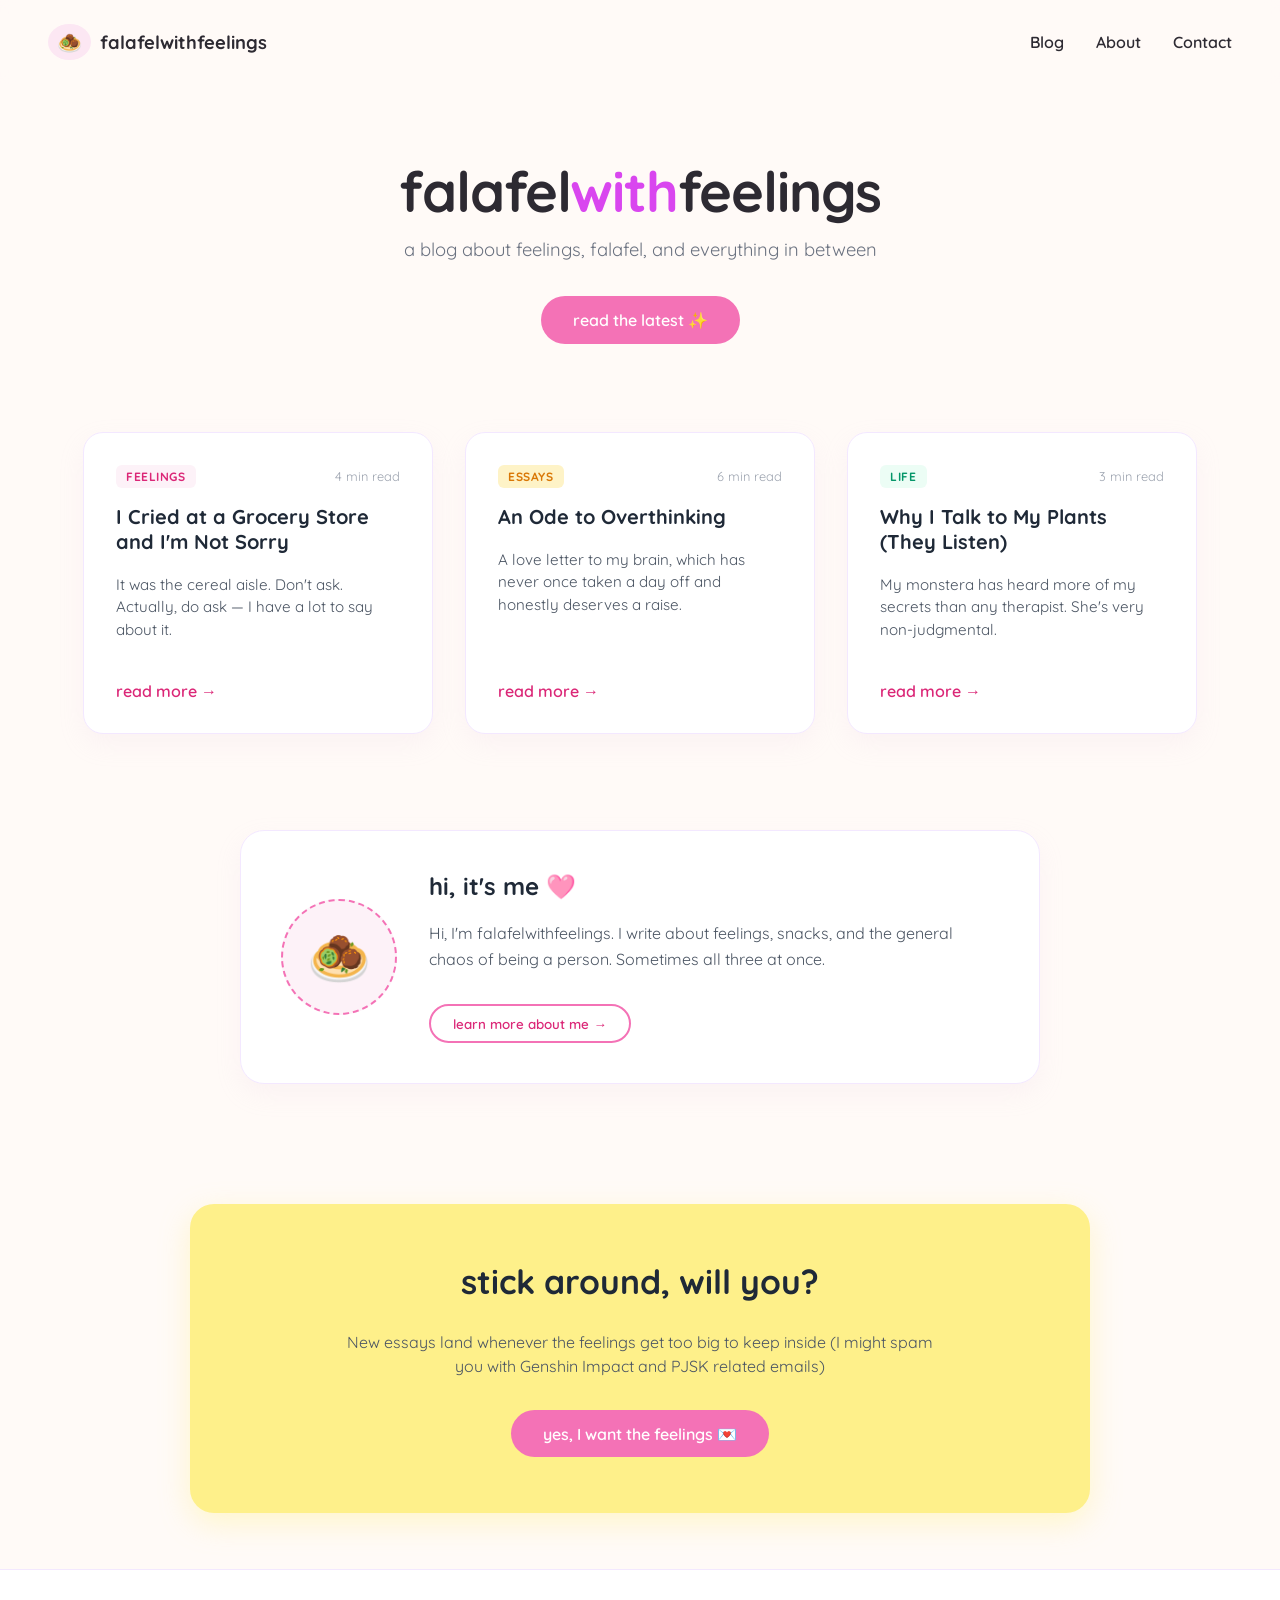
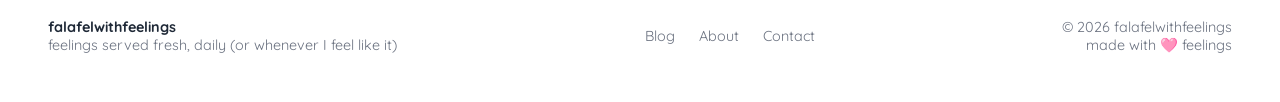
<file: index6.html>
<!DOCTYPE html>
<html lang="en">
<head>
    <meta charset="UTF-8">
    <meta name="viewport" content="width=device-width, initial-scale=1.0">
    <title>falafelwithfeelings</title>
    <link href="https://fonts.googleapis.com/css2?family=Quicksand:wght@400;500;600;700&display=swap" rel="stylesheet">
    <style>
        * {
            box-sizing: border-box;
        }
        body {
            font-family: 'Quicksand', sans-serif;
            background-color: #fffaf7;
            color: #2d2a32;
            margin: 0;
            padding: 0;
            display: flex;
            flex-direction: column;
            min-height: 100vh;
            overflow-x: hidden;
            position: relative;
        }

        /* Falling Background Shapes Animation */
        #falling-bg {
            position: fixed;
            top: 0;
            left: 0;
            width: 100%;
            height: 100%;
            pointer-events: none;
            z-index: 0;
            overflow: hidden;
        }
        .bg-shape {
            position: absolute;
            top: -60px;
            animation: fallDown linear infinite;
            opacity: 0.6;
            user-select: none;
        }
        @keyframes fallDown {
            0% {
                transform: translateY(-60px) translateX(0px) rotate(0deg);
                opacity: 0;
            }
            15% {
                opacity: 0.65;
            }
            85% {
                opacity: 0.65;
            }
            100% {
                transform: translateY(105vh) translateX(50px) rotate(360deg);
                opacity: 0;
            }
        }

        /* Ensure content sits above the falling background */
        header, .view, .site-footer, .modal-overlay {
            position: relative;
            z-index: 10;
        }

        /* Animations */
        @keyframes fadeIn {
            from { opacity: 0; transform: translateY(15px); }
            to { opacity: 1; transform: translateY(0); }
        }
        @keyframes float {
            0% { transform: translateY(0px); }
            50% { transform: translateY(-6px); }
            100% { transform: translateY(0px); }
        }
        @keyframes pulseGlow {
            0% { box-shadow: 0 4px 14px rgba(244, 114, 182, 0.4); }
            50% { box-shadow: 0 6px 20px rgba(244, 114, 182, 0.7); }
            100% { box-shadow: 0 4px 14px rgba(244, 114, 182, 0.4); }
        }

        .view {
            display: none;
            flex: 1;
            animation: fadeIn 0.4s cubic-bezier(0.16, 1, 0.3, 1) forwards;
        }
        .view.active-view {
            display: block;
        }

        /* Header */
        .site-header {
            display: flex;
            justify-content: space-between;
            align-items: center;
            padding: 1.5rem 3rem;
            background-color: rgba(255, 250, 247, 0.85);
            backdrop-filter: blur(8px);
            position: sticky;
            top: 0;
            z-index: 100;
        }
        .logo {
            display: flex;
            align-items: center;
            gap: 0.6rem;
            font-weight: 700;
            font-size: 1.15rem;
            cursor: pointer;
        }
        .avatar {
            background: #fce7f3;
            padding: 0.35rem 0.55rem;
            border-radius: 50%;
            font-size: 1.25rem;
            animation: float 3s ease-in-out infinite;
        }
        .nav-links {
            display: flex;
            gap: 2rem;
            align-items: center;
        }
        .nav-links a {
            text-decoration: none;
            color: #2d2a32;
            font-weight: 600;
            cursor: pointer;
            transition: color 0.2s, transform 0.2s;
        }
        .nav-links a:hover, .nav-links a.active {
            color: #db2777;
            transform: translateY(-1px);
        }
        .admin-badge {
            background: #fdf2f8;
            border: 1px solid #f472b6;
            color: #db2777;
            padding: 0.2rem 0.8rem;
            border-radius: 20px;
            font-size: 0.8rem;
            font-weight: 700;
            display: none;
            cursor: pointer;
        }

        /* Hero */
        .hero {
            text-align: center;
            padding: 4.5rem 1rem 3.5rem 1rem;
        }
        .main-title {
            font-size: 3.5rem;
            font-weight: 700;
            margin: 0;
            letter-spacing: -1px;
        }
        .highlight {
            color: #d946ef;
        }
        .subtitle {
            color: #6b7280;
            font-size: 1.15rem;
            margin-top: 0.75rem;
            margin-bottom: 2.2rem;
        }
        .cta-btn, .pink-pill-btn {
            background-color: #f472b6;
            color: white;
            border: none;
            padding: 0.85rem 2rem;
            font-size: 1rem;
            font-weight: 600;
            border-radius: 30px;
            cursor: pointer;
            animation: pulseGlow 3s infinite;
            transition: transform 0.2s cubic-bezier(0.34, 1.56, 0.64, 1);
            font-family: 'Quicksand', sans-serif;
        }
        .cta-btn:hover, .pink-pill-btn:hover {
            transform: scale(1.08) translateY(-2px);
        }

        /* Blog Cards Grid */
        .blog-grid {
            display: flex;
            justify-content: center;
            gap: 2rem;
            padding: 2rem;
            max-width: 1200px;
            margin: 0 auto;
            flex-wrap: wrap;
        }
        .card {
            background: white;
            border: 1px solid #f3e8ff;
            border-radius: 20px;
            padding: 2rem;
            width: 350px;
            box-shadow: 0 10px 25px rgba(230, 200, 230, 0.15);
            display: flex;
            flex-direction: column;
            justify-content: space-between;
            position: relative;
            transition: transform 0.3s cubic-bezier(0.34, 1.56, 0.64, 1), box-shadow 0.3s ease;
        }
        .card:hover {
            transform: translateY(-6px);
            box-shadow: 0 15px 35px rgba(244, 114, 182, 0.2);
        }
        .card-tag-row {
            display: flex;
            justify-content: space-between;
            align-items: center;
            margin-bottom: 1rem;
        }
        .card-tag {
            font-size: 0.75rem;
            font-weight: 700;
            padding: 0.25rem 0.65rem;
            border-radius: 6px;
            letter-spacing: 0.5px;
        }
        .card-tag.feelings { background: #fdf2f8; color: #db2777; }
        .card-tag.essays { background: #fef3c7; color: #d97706; }
        .card-tag.life { background: #ecfdf5; color: #059669; }
        .read-time {
            font-size: 0.8rem;
            color: #9ca3af;
        }
        .card h3 {
            font-size: 1.25rem;
            margin-top: 0;
            color: #1f2937;
        }
        .card-snippet {
            color: #4b5563;
            font-size: 0.95rem;
            line-height: 1.5;
        }
        .card-footer-row {
            display: flex;
            justify-content: space-between;
            align-items: center;
            margin-top: 1.5rem;
        }
        .read-more {
            text-decoration: none;
            color: #db2777;
            font-weight: 600;
            cursor: pointer;
            transition: transform 0.2s;
        }
        .read-more:hover {
            transform: translateX(4px);
        }
        .admin-actions {
            display: flex;
            gap: 0.4rem;
        }
        .edit-post-btn {
            background: #fef3c7;
            color: #d97706;
            border: none;
            padding: 0.3rem 0.6rem;
            border-radius: 10px;
            font-size: 0.8rem;
            font-weight: 700;
            cursor: pointer;
            font-family: 'Quicksand', sans-serif;
        }
        .delete-post-btn {
            background: #fee2e2;
            color: #dc2626;
            border: none;
            padding: 0.3rem 0.6rem;
            border-radius: 10px;
            font-size: 0.8rem;
            font-weight: 700;
            cursor: pointer;
            font-family: 'Quicksand', sans-serif;
        }

        /* Full Post Reader View */
        .post-reader-container {
            max-width: 750px;
            margin: 3rem auto;
            background: white;
            border: 1px solid #f3e8ff;
            border-radius: 24px;
            padding: 3rem;
            box-shadow: 0 10px 25px rgba(230, 200, 230, 0.15);
        }
        .back-to-blog {
            background: transparent;
            border: none;
            color: #db2777;
            font-weight: 700;
            cursor: pointer;
            font-family: 'Quicksand', sans-serif;
            margin-bottom: 1.5rem;
            font-size: 0.95rem;
            padding: 0;
        }
        .post-reader-title {
            font-size: 2.3rem;
            color: #1f2937;
            margin-top: 0;
            margin-bottom: 0.5rem;
        }
        .post-reader-meta {
            display: flex;
            gap: 1rem;
            align-items: center;
            margin-bottom: 2rem;
            color: #9ca3af;
            font-size: 0.9rem;
        }
        .post-reader-content {
            color: #4b5563;
            line-height: 1.9;
            font-size: 1.1rem;
            white-space: pre-wrap;
        }

        /* Bio Section Preview */
        .bio-section {
            padding: 4rem 2rem;
            display: flex;
            justify-content: center;
        }
        .bio-card-preview {
            background: #fff;
            border: 1px solid #f3e8ff;
            border-radius: 24px;
            padding: 2.5rem;
            max-width: 800px;
            width: 100%;
            display: flex;
            align-items: center;
            gap: 2rem;
            box-shadow: 0 10px 25px rgba(230, 200, 230, 0.15);
            transition: transform 0.3s ease;
        }
        .bio-card-preview:hover {
            transform: scale(1.01);
        }
        .bio-avatar {
            font-size: 3.2rem;
            background: #fdf2f8;
            padding: 1.5rem;
            border-radius: 50%;
            border: 2px dashed #f472b6;
            animation: float 4s ease-in-out infinite;
        }
        .bio-text h2 {
            margin-top: 0;
            color: #1f2937;
        }
        .bio-text p {
            color: #4b5563;
            line-height: 1.6;
        }
        .secondary-btn {
            background: transparent;
            border: 2px solid #f472b6;
            color: #db2777;
            padding: 0.6rem 1.4rem;
            border-radius: 20px;
            font-weight: 600;
            cursor: pointer;
            margin-top: 1rem;
            font-family: 'Quicksand', sans-serif;
            transition: background 0.2s, color 0.2s, transform 0.2s;
        }
        .secondary-btn:hover {
            background: #f472b6;
            color: white;
            transform: scale(1.05);
        }

        /* Newsletter Box */
        .newsletter-box {
            background-color: #fef08a;
            margin: 3.5rem auto;
            max-width: 900px;
            border-radius: 24px;
            padding: 3.5rem 2rem;
            text-align: center;
            box-shadow: 0 10px 30px rgba(254, 240, 138, 0.4);
            transition: transform 0.3s ease;
        }
        .newsletter-box:hover {
            transform: translateY(-3px);
        }
        .newsletter-box h2 {
            margin-top: 0;
            font-size: 2.1rem;
            color: #1f2937;
        }
        .newsletter-box p {
            color: #4b5563;
            max-width: 600px;
            margin: 0.5rem auto 2rem auto;
            line-height: 1.5;
        }

        /* Blog Page Specific */
        .page-header-center {
            text-align: center;
            padding: 3.5rem 1rem 1.5rem 1rem;
        }
        .page-header-center h1 {
            font-size: 3rem;
            color: #d946ef;
            margin: 0;
        }
        .page-header-center p {
            color: #6b7280;
            font-size: 1.05rem;
            margin-top: 0.5rem;
        }
        .empty-blog {
            text-align: center;
            padding: 4rem 1rem;
        }
        .empty-blog-emoji {
            font-size: 3rem;
            margin-bottom: 0.5rem;
            animation: float 3s ease-in-out infinite;
        }
        .empty-blog p {
            color: #6b7280;
            font-weight: 600;
        }

        /* About Page Specific */
        .about-container {
            max-width: 800px;
            margin: 0 auto;
            padding: 2rem 1.5rem 4rem 1.5rem;
        }
        .about-section-title {
            font-size: 2.2rem;
            color: #d946ef;
            text-align: center;
            margin-top: 3.5rem;
            margin-bottom: 1.5rem;
        }
        .about-text {
            color: #4b5563;
            line-height: 1.8;
            font-size: 1.05rem;
            margin-bottom: 1.5rem;
        }
        .about-grid {
            display: grid;
            grid-template-columns: 1fr 1fr;
            gap: 1.2rem;
            margin: 2.5rem 0;
        }
        .about-mini-card {
            background: #fff;
            border: 1px solid #f3e8ff;
            padding: 1.4rem;
            border-radius: 16px;
            color: #4b5563;
            font-weight: 500;
            box-shadow: 0 4px 12px rgba(230, 200, 230, 0.1);
            transition: transform 0.2s, box-shadow 0.2s;
        }
        .about-mini-card:hover {
            transform: translateY(-3px);
            box-shadow: 0 8px 20px rgba(244, 114, 182, 0.15);
        }
        .tags-container {
            display: flex;
            flex-wrap: wrap;
            gap: 0.6rem;
            justify-content: center;
            margin: 2rem 0;
        }
        .tag-pill {
            background: #fdf2f8;
            color: #db2777;
            padding: 0.45rem 1.1rem;
            border-radius: 20px;
            font-weight: 600;
            font-size: 0.9rem;
            transition: transform 0.2s, background 0.2s;
        }
        .tag-pill:hover {
            transform: scale(1.08);
            background: #fce7f3;
        }

        /* Contact Page Specific */
        .contact-container {
            max-width: 700px;
            margin: 0 auto;
            padding: 3.5rem 1.5rem;
            text-align: center;
        }
        .contact-box {
            background: #fff;
            border: 1px solid #f3e8ff;
            border-radius: 24px;
            padding: 2.5rem;
            margin: 2rem 0;
            box-shadow: 0 10px 25px rgba(230, 200, 230, 0.15);
            text-align: left;
            transition: transform 0.3s ease;
        }
        .contact-box:hover {
            transform: translateY(-3px);
        }
        .warning-badge {
            display: inline-block;
            background: #fef3c7;
            color: #d97706;
            font-size: 0.75rem;
            font-weight: 700;
            padding: 0.25rem 0.6rem;
            border-radius: 6px;
            margin-bottom: 1rem;
        }
        .contact-box h3 {
            margin-top: 0;
            color: #1f2937;
            font-size: 1.6rem;
        }
        .contact-box p {
            color: #4b5563;
            line-height: 1.6;
        }
        .email-pill-btn {
            display: inline-block;
            background-color: #f472b6;
            color: white;
            padding: 0.85rem 2rem;
            font-weight: 700;
            border-radius: 30px;
            text-decoration: none;
            margin: 1rem 0;
            box-shadow: 0 4px 14px rgba(244, 114, 182, 0.4);
            transition: transform 0.2s;
        }
        .email-pill-btn:hover {
            transform: scale(1.05);
        }
        .contact-footer-note {
            color: #9ca3af;
            font-size: 0.9rem;
            font-style: italic;
            margin-top: 0.5rem;
        }
        .thats-it {
            font-weight: 700;
            font-size: 1.3rem;
            margin-top: 3rem;
        }
        .thats-it-sub {
            color: #6b7280;
            font-size: 0.95rem;
            margin-top: 0.5rem;
            line-height: 1.5;
        }

        /* Footer */
        .site-footer {
            border-top: 1px solid #f3e8ff;
            padding: 3rem;
            display: flex;
            justify-content: space-between;
            align-items: center;
            background: #fff;
            color: #6b7280;
            font-size: 0.9rem;
            flex-wrap: wrap;
            gap: 1.5rem;
            margin-top: auto;
        }
        .footer-brand {
            font-weight: 700;
            color: #1f2937;
            display: block;
            cursor: pointer;
        }
        .footer-nav {
            display: flex;
            gap: 1.5rem;
        }
        .footer-nav a {
            text-decoration: none;
            color: #6b7280;
            cursor: pointer;
            transition: color 0.2s;
        }
        .footer-nav a:hover {
            color: #db2777;
        }
        .footer-bottom {
            display: flex;
            flex-direction: column;
            text-align: right;
        }

        /* Modal for Secret Admin Panel */
        .modal-overlay {
            display: none;
            position: fixed;
            top: 0; left: 0; width: 100%; height: 100%;
            background: rgba(0,0,0,0.4);
            backdrop-filter: blur(4px);
            justify-content: center;
            align-items: center;
            z-index: 1000;
            animation: fadeIn 0.3s ease;
        }
        .modal {
            background: white;
            padding: 2.5rem;
            border-radius: 20px;
            width: 90%;
            max-width: 500px;
            box-shadow: 0 20px 40px rgba(0,0,0,0.15);
        }
        .modal h2 { margin-top: 0; color: #db2777; }
        .modal label { font-weight: 600; font-size: 0.9rem; color: #4b5563; }
        .modal input, .modal textarea, .modal select {
            width: 100%;
            padding: 0.8rem;
            margin: 0.4rem 0 1.2rem 0;
            border: 1px solid #e5e7eb;
            border-radius: 10px;
            font-family: 'Quicksand', sans-serif;
            background: #fffaf7;
        }
        .modal textarea { height: 120px; resize: vertical; }
        .modal-buttons { display: flex; justify-content: flex-end; gap: 1rem; }
        .modal-btn {
            padding: 0.6rem 1.3rem;
            border-radius: 20px;
            border: none;
            font-weight: 600;
            cursor: pointer;
            font-family: 'Quicksand', sans-serif;
            transition: transform 0.2s;
        }
        .modal-btn:hover { transform: scale(1.05); }
        .modal-btn.cancel { background: #f3f4f6; color: #4b5563; }
        .modal-btn.save { background: #db2777; color: white; }

        @media(max-width: 768px) {
            .about-grid { grid-template-columns: 1fr; }
            .site-header { padding: 1.2rem 1.5rem; }
            .main-title { font-size: 2.5rem; }
        }
    </style>
</head>
<body>

    <!-- Falling Background Elements Container -->
    <div id="falling-bg"></div>

    <!-- Header Navigation -->
    <header class="site-header">
        <div class="logo" onclick="switchView('home')">
            <span class="avatar">🧆</span>
            <span class="logo-text">falafelwithfeelings</span>
        </div>
        <nav class="nav-links">
            <button id="admin-indicator" class="admin-badge" onclick="openNewPostModal()">+ New Post ✨</button>
            <a id="nav-blog" onclick="switchView('blog')">Blog</a>
            <a id="nav-about" onclick="switchView('about')">About</a>
            <a id="nav-contact" onclick="switchView('contact')">Contact</a>
        </nav>
    </header>

    <!-- VIEW: HOME -->
    <div id="view-home" class="view active-view">
        <section class="hero">
            <h1 class="main-title">falafel<span class="highlight">with</span>feelings</h1>
            <p class="subtitle">a blog about feelings, falafel, and everything in between</p>
            <button class="cta-btn" onclick="switchView('blog')">read the latest ✨</button>
        </section>

        <section class="blog-grid" id="home-posts-grid">
            <!-- Dynamically populated home cards -->
        </section>

        <section class="bio-section">
            <div class="bio-card-preview">
                <div class="bio-avatar">🧆</div>
                <div class="bio-text">
                    <h2>hi, it's me 🩷</h2>
                    <p>Hi, I'm falafelwithfeelings. I write about feelings, snacks, and the general chaos of being a person. Sometimes all three at once.</p>
                    <button class="secondary-btn" onclick="switchView('about')">learn more about me →</button>
                </div>
            </div>
        </section>

        <section class="newsletter-box">
            <h2>stick around, will you?</h2>
            <p>New essays land whenever the feelings get too big to keep inside (I might spam you with Genshin Impact and PJSK related emails)</p>
            <div class="newsletter-action">
                <button class="pink-pill-btn" onclick="switchView('contact')">yes, I want the feelings 💌</button>
            </div>
        </section>
    </div>

    <!-- VIEW: BLOG -->
    <div id="view-blog" class="view">
        <div class="page-header-center">
            <h1>the blog</h1>
            <p>the things i write abt im too lazy to study something. grab a snack.</p>
        </div>
        <div id="dynamic-blog-container">
            <!-- Dynamically populated blog feed -->
        </div>
    </div>

    <!-- VIEW: POST READER (Full Post view) -->
    <div id="view-post-reader" class="view">
        <div class="post-reader-container">
            <button class="back-to-blog" onclick="switchView('blog')">← back to all posts</button>
            <div id="reader-tag-row" style="margin-bottom: 0.5rem;"></div>
            <h1 id="reader-title" class="post-reader-title"></h1>
            <div class="post-reader-meta">
                <span id="reader-time"></span>
            </div>
            <div id="reader-content" class="post-reader-content"></div>
        </div>
    </div>

    <!-- VIEW: ABOUT -->
    <div id="view-about" class="view">
        <div class="page-header-center" style="margin-bottom: 0;">
            <div style="font-size: 3rem; margin-bottom: -1rem;">🧆</div>
            <h1 style="font-size: 3rem;">hi, im just<br>a person on the internet</h1>
            <p style="max-width: 600px; margin: 1rem auto; font-size: 1.15rem;">an IGCSE student, chronically burnt out, and absolutely unhinged about gacha games. welcome to my corner of the internet.</p>
        </div>

        <div class="about-container">
            <h2 class="about-section-title">the story behind the name</h2>
            <p class="about-text">Falafel is my comfort food. It's crispy on the outside, soft on the inside, and somehow holds everything together even when it looks like it might fall apart. Honestly? Same.</p>
            <p class="about-text">I'm an IGCSE student currently in the middle of what I can only describe as a slow-motion burnout. School is a lot. Nobody around me really gets the things I care about — the games, the lore, the 3am character analysis spirals. So I did what any reasonable person would do: I started talking to strangers on the internet instead.</p>
            <p class="about-text">This blog is my outlet. A place to put the feelings that don't fit anywhere else — too weird for school, too much for a group chat, just right for here.</p>

            <h2 class="about-section-title">a little about me</h2>
            <div class="about-grid">
                <div class="about-mini-card">📖 IGCSE student, perpetually one assignment away from a breakdown</div>
                <div class="about-mini-card">🎮 Honkai Star Rail, Genshin Impact, and Project Sekai are my personality</div>
                <div class="about-mini-card">🌙 Most productive between midnight and 3am (not by choice)</div>
                <div class="about-mini-card">🇪🇬 Egyptian — yes, we invented civilisation, and no, I will not be taking questions at this time</div>
                <div class="about-mini-card">🧆 Yes, I do actually love falafel. It's basically a birthright.</div>
                <div class="about-mini-card">💬 No one at school gets it, so I'm here talking to strangers instead — hi!</div>
            </div>

            <h2 class="about-section-title">what you'll find here</h2>
            <p class="about-text" style="text-align: center;">Personal essays about burnout, games, feelings, and the strange experience of being a person nobody around you quite understands. If you've ever felt like you were built for a different friend group — this blog is for you.</p>

            <div class="tags-container">
                <span class="tag-pill">#feelings</span>
                <span class="tag-pill">#burnout</span>
                <span class="tag-pill">#gacha games</span>
                <span class="tag-pill">#honkai star rail</span>
                <span class="tag-pill">#genshin impact</span>
                <span class="tag-pill">#project_sekai</span>
                <span class="tag-pill">#being perceived</span>
            </div>

            <div style="text-align: center; margin: 3rem 0;">
                <div class="newsletter-box" style="margin: 0 auto;">
                    <h2>want to read some feelings?</h2>
                    <button class="cta-btn" onclick="switchView('blog')">read the blog ✨</button>
                </div>
            </div>
        </div>
    </div>

    <!-- VIEW: CONTACT -->
    <div id="view-contact" class="view">
        <div class="contact-container">
            <h1 style="font-size: 3.2rem; color: #d946ef; margin-bottom: 0.5rem;">say something</h1>
            <p style="color: #6b7280; font-size: 1.1rem;">I'm a person on the internet. you're a person on the internet. let's be weird together.</p>

            <div class="contact-box">
                <div class="warning-badge">⚠️ IMPORTANT ANNOUNCEMENT</div>
                <h3>okay FINE, here's my email</h3>
                <p>if you have blog ideas, unsolicited opinions, Varka leaks, or — and I cannot stress this enough — funny Hatsune Miku memes, please send them here. I will read every single one and react accordingly (probably with my whole chest).</p>
                
                <div style="text-align: center; margin: 1.5rem 0;">
                    <a href="mailto:falafelwithfeelings@gmail.com" class="email-pill-btn">falafelwithfeelings@gmail.com</a>
                </div>

                <p class="contact-footer-note" style="text-align: center;">do NOT send me your IGCSE past papers. I am begging you.</p>
            </div>

            <div class="thats-it">that's it. that's the page.</div>
            <div class="thats-it-sub">no fancy form, no newsletter signup, no "we'll get back to you within 3-5 business days." I have archon quests to get to. you're welcome.</div>
        </div>
    </div>

    <!-- Secret Admin Modal (Create / Edit) -->
    <div id="admin-modal" class="modal-overlay">
        <div class="modal">
            <h2 id="modal-heading">✨ Secret Blogger Mode</h2>
            <p style="color: #6b7280; font-size: 0.9rem;" id="modal-sub">Drop or update a post in your blog feed.</p>
            
            <input type="hidden" id="edit-index" value="">

            <label>Post Title</label>
            <input type="text" id="new-title" placeholder="e.g., Pulling for Aventurine Ruined My GPA">
            
            <label>Category Tag</label>
            <select id="new-tag">
                <option value="feelings">FEELINGS</option>
                <option value="essays">ESSAYS</option>
                <option value="life">LIFE</option>
            </select>

            <label>Read Time</label>
            <input type="text" id="new-time" placeholder="e.g., 5 min read" value="4 min read">

            <label>Snippet (Card Preview Text)</label>
            <input type="text" id="new-snippet" placeholder="Short preview text for the card...">

            <label>Full Post Content</label>
            <textarea id="new-content" placeholder="Write your full essay or brain dump here..."></textarea>

            <div class="modal-buttons">
                <button class="modal-btn cancel" onclick="closeAdminModal()">Cancel</button>
                <button class="modal-btn save" onclick="savePostData()">Save Post 🚀</button>
            </div>
        </div>
    </div>

    <!-- Footer -->
    <footer class="site-footer">
        <div class="footer-content">
            <span class="footer-brand" onclick="switchView('home')">falafelwithfeelings</span>
            <span class="footer-tagline">feelings served fresh, daily (or whenever I feel like it)</span>
        </div>
        <div class="footer-nav">
            <a onclick="switchView('blog')">Blog</a>
            <a onclick="switchView('about')">About</a>
            <a onclick="switchView('contact')">Contact</a>
        </div>
        <div class="footer-bottom">
            <span id="secret-trigger" style="cursor: pointer;" title="Secret Admin Trigger">© 2026 falafelwithfeelings</span>
            <span>made with 🩷 feelings</span>
        </div>
    </footer>

    <script>
        // Generate Larger & Varied Falling Stars & Pastel Circles Background
        function initFallingBackground() {
            const bgContainer = document.getElementById('falling-bg');
            const shapes = ['★', '✦', '✧', '●', '•'];
            const pastelColors = ['#f472b6', '#c084fc', '#fef08a', '#6ee7b7', '#93c5fd', '#fbcfe8', '#fda4af'];

            for (let i = 0; i < 35; i++) {
                const span = document.createElement('span');
                span.className = 'bg-shape';
                span.innerText = shapes[Math.floor(Math.random() * shapes.length)];
                
                const size = Math.random() * 22 + 16; 
                span.style.fontSize = size + 'px';
                span.style.color = pastelColors[Math.floor(Math.random() * pastelColors.length)];
                span.style.left = Math.random() * 100 + 'vw';
                
                const duration = Math.random() * 8 + 6;
                const delay = Math.random() * 10;
                span.style.animationDuration = duration + 's';
                span.style.animationDelay = delay + 's';
                
                bgContainer.appendChild(span);
            }
        }

        function switchView(viewName) {
            document.querySelectorAll('.view').forEach(v => v.classList.remove('active-view'));
            document.querySelectorAll('.nav-links a').forEach(a => a.classList.remove('active'));
            
            const targetView = document.getElementById('view-' + viewName);
            if(targetView) {
                targetView.classList.add('active-view');
            }
            const navEl = document.getElementById('nav-' + viewName);
            if(navEl) {
                navEl.classList.add('active');
            }
            
            window.scrollTo({ top: 0, behavior: 'smooth' });
            renderAllPosts();
        }

        function getPosts() {
            const customPosts = JSON.parse(localStorage.getItem('falafel_posts') || 'null');
            if (customPosts) {
                return customPosts;
            }
            const defaultPosts = [
                {
                    title: "I Cried at a Grocery Store and I'm Not Sorry",
                    tag: "feelings",
                    tagText: "FEELINGS",
                    time: "4 min read",
                    snippet: "It was the cereal aisle. Don't ask. Actually, do ask — I have a lot to say about it.",
                    content: "It was the cereal aisle. Don't ask. Actually, do ask — I have a lot to say about it.\n\nPicture this: it's Tuesday evening. I've spent six hours trying to balance chemical equations for IGCSE Chemistry that literally make zero sense, my phone has 4 unread group chat notifications I'm too drained to open, and I decided to step out for some snacks.\n\nThen I saw it. The limited edition cereal box I used to eat back when things were simple, sitting right there on the top shelf. And something inside me just short-circuited right next to the Lucky Charms. I didn't full-on sob like a main character in a sad anime, but there were definitely tears involved while choosing between granola bars.\n\nIf you're also running on 4 hours of sleep and pure anxiety: I see you. Grab your favorite snack and let's survive the week together."
                },
                {
                    title: "An Ode to Overthinking",
                    tag: "essays",
                    tagText: "ESSAYS",
                    time: "6 min read",
                    snippet: "A love letter to my brain, which has never once taken a day off and honestly deserves a raise.",
                    content: "A love letter to my brain, which has never once taken a day off and honestly deserves a raise.\n\nSome people can just close their eyes and go to sleep. Wild concept, right? My brain, however, prefers to review every single awkward interaction I've had since 2019 right at 2:45 AM.\n\nDid I say something weird during English class presentation? Yes. Does anyone else remember it? Probably not. Is my brain going to analyze every pixel of my teacher's facial expression for the next three business days? Absolutely.\n\nOverthinking is an extreme sport, and I'm currently training for the Olympics. If you relate, drop a comment or send a funny meme to my email before I calculate the velocity of my own existential dread."
                },
                {
                    title: "Why I Talk to My Plants (They Listen)",
                    tag: "life",
                    tagText: "LIFE",
                    time: "3 min read",
                    snippet: "My monstera has heard more of my secrets than any therapist. She's very non-judgmental.",
                    content: "My monstera has heard more of my secrets than any therapist. She's very non-judgmental.\n\nHer name is Susan. Susan doesn't care if I got a C on my mock physics test. Susan doesn't judge me when I spend four hours grinding domains in Genshin instead of reviewing past papers.\n\nAll Susan asks for is a little water every week and indirect sunlight. In return, she gives me aesthetic green leaves and zero unsolicited life advice.\n\nIf you don't have a plant yet, get one. They are superior roommates."
                }
            ];
            localStorage.setItem('falafel_posts', JSON.stringify(defaultPosts));
            return defaultPosts;
        }

        function renderAllPosts() {
            const posts = getPosts();
            
            const homeGrid = document.getElementById('home-posts-grid');
            if (homeGrid) {
                let homeHtml = '';
                const topThree = posts.slice(0, 3);
                topThree.forEach((p, idx) => {
                    homeHtml += createCardHtml(p, idx);
                });
                homeGrid.innerHTML = homeHtml;
            }

            const blogContainer = document.getElementById('dynamic-blog-container');
            if (blogContainer) {
                if (posts.length === 0) {
                    blogContainer.innerHTML = `
                        <div class="empty-blog">
                            <div class="empty-blog-emoji">🧆</div>
                            <p>no posts yet — check back soon!</p>
                        </div>
                    `;
                    return;
                }
                let blogHtml = '<div class="blog-grid">';
                posts.forEach((p, idx) => {
                    blogHtml += createCardHtml(p, idx);
                });
                blogHtml += '</div>';
                blogContainer.innerHTML = blogHtml;
            }

            checkAdminStateUI();
        }

        function createCardHtml(p, idx) {
            const isAdmin = sessionStorage.getItem('falafel_admin') === 'true';
            return `
                <div class="card">
                    <div>
                        <div class="card-tag-row">
                            <span class="card-tag ${p.tag}">${p.tagText || p.tag.toUpperCase()}</span>
                            <span class="read-time">${p.time}</span>
                        </div>
                        <h3>${p.title}</h3>
                        <p class="card-snippet">${p.snippet}</p>
                    </div>
                    <div class="card-footer-row">
                        <a onclick="openPostReader(${idx})" class="read-more">read more →</a>
                        <div class="admin-actions" style="display: ${isAdmin ? 'flex' : 'none'};">
                            <button class="edit-post-btn" onclick="openEditModal(${idx})">Edit ✏️</button>
                            <button class="delete-post-btn" onclick="deletePost(${idx})">Delete 🗑️</button>
                        </div>
                    </div>
                </div>
            `;
        }

        function openPostReader(index) {
            const posts = getPosts();
            const post = posts[index];
            if(!post) return;

            document.getElementById('reader-title').innerText = post.title;
            document.getElementById('reader-time').innerText = post.time;
            document.getElementById('reader-content').innerText = post.content || post.snippet;
            
            const tagEl = document.getElementById('reader-tag-row');
            tagEl.innerHTML = `<span class="card-tag ${post.tag}" style="display:inline-block;">${post.tagText || post.tag.toUpperCase()}</span>`;

            switchView('post-reader');
        }

        let clickCount = 0;
        let clickTimer = null;
        const secretTrigger = document.getElementById('secret-trigger');
        if(secretTrigger) {
            secretTrigger.addEventListener('click', () => {
                clickCount++;
                clearTimeout(clickTimer);
                if (clickCount >= 3) {
                    clickCount = 0;
                    const pwd = prompt("Enter secret blogger password:");
                    if (pwd === "falafel123") {
                        sessionStorage.setItem('falafel_admin', 'true');
                        alert("Secret admin mode unlocked! You can now add, edit, or delete posts.");
                        renderAllPosts();
                    } else if (pwd !== null) {
                        alert("Wrong password bestie, nice try.");
                    }
                } else {
                    clickTimer = setTimeout(() => { clickCount = 0; }, 600);
                }
            });
        }

        function checkAdminStateUI() {
            const isAdmin = sessionStorage.getItem('falafel_admin') === 'true';
            const badge = document.getElementById('admin-indicator');
            if(badge) {
                badge.style.display = isAdmin ? 'block' : 'none';
            }
        }

        function openNewPostModal() {
            document.getElementById('modal-heading').innerText = "✨ Add New Post";
            document.getElementById('modal-sub').innerText = "Drop a new post right into your blog feed.";
            document.getElementById('edit-index').value = "";
            document.getElementById('new-title').value = "";
            document.getElementById('new-tag').value = "feelings";
            document.getElementById('new-time').value = "4 min read";
            document.getElementById('new-snippet').value = "";
            document.getElementById('new-content').value = "";
            document.getElementById('admin-modal').style.display = 'flex';
        }

        function openEditModal(index) {
            const posts = getPosts();
            const post = posts[index];
            if(!post) return;

            document.getElementById('modal-heading').innerText = "✏️ Edit Post";
            document.getElementById('modal-sub').innerText = "Update your thoughts and fix typos.";
            document.getElementById('edit-index').value = index;
            document.getElementById('new-title').value = post.title;
            document.getElementById('new-tag').value = post.tag;
            document.getElementById('new-time').value = post.time;
            document.getElementById('new-snippet').value = post.snippet;
            document.getElementById('new-content').value = post.content || post.snippet;
            document.getElementById('admin-modal').style.display = 'flex';
        }

        function closeAdminModal() {
            document.getElementById('admin-modal').style.display = 'none';
        }

        function deletePost(index) {
            if (confirm("Are you sure you want to delete this post? No turning back bestie!")) {
                const posts = getPosts();
                posts.splice(index, 1);
                localStorage.setItem('falafel_posts', JSON.stringify(posts));
                renderAllPosts();
                switchView('blog');
            }
        }

        function savePostData() {
            const editIndex = document.getElementById('edit-index').value;
            const title = document.getElementById('new-title').value;
            const tag = document.getElementById('new-tag').value;
            const time = document.getElementById('new-time').value;
            const snippet = document.getElementById('new-snippet').value;
            const content = document.getElementById('new-content').value;

            if(!title || !snippet || !content) {
                alert("Please fill in the title, snippet, and full content!");
                return;
            }

            const posts = getPosts();

            const postObj = {
                title,
                tag,
                tagText: tag.toUpperCase(),
                time: time || '4 min read',
                snippet,
                content
            };

            if (editIndex !== "") {
                posts[editIndex] = postObj;
                alert("Post updated successfully!");
            } else {
                posts.unshift(postObj);
                alert("New post published successfully!");
            }

            localStorage.setItem('falafel_posts', JSON.stringify(posts));
            closeAdminModal();
            switchView('blog');
        }

        // Initialize background and render posts on page load
        initFallingBackground();
        renderAllPosts();
    </script>
</body>
</html>
</file>
